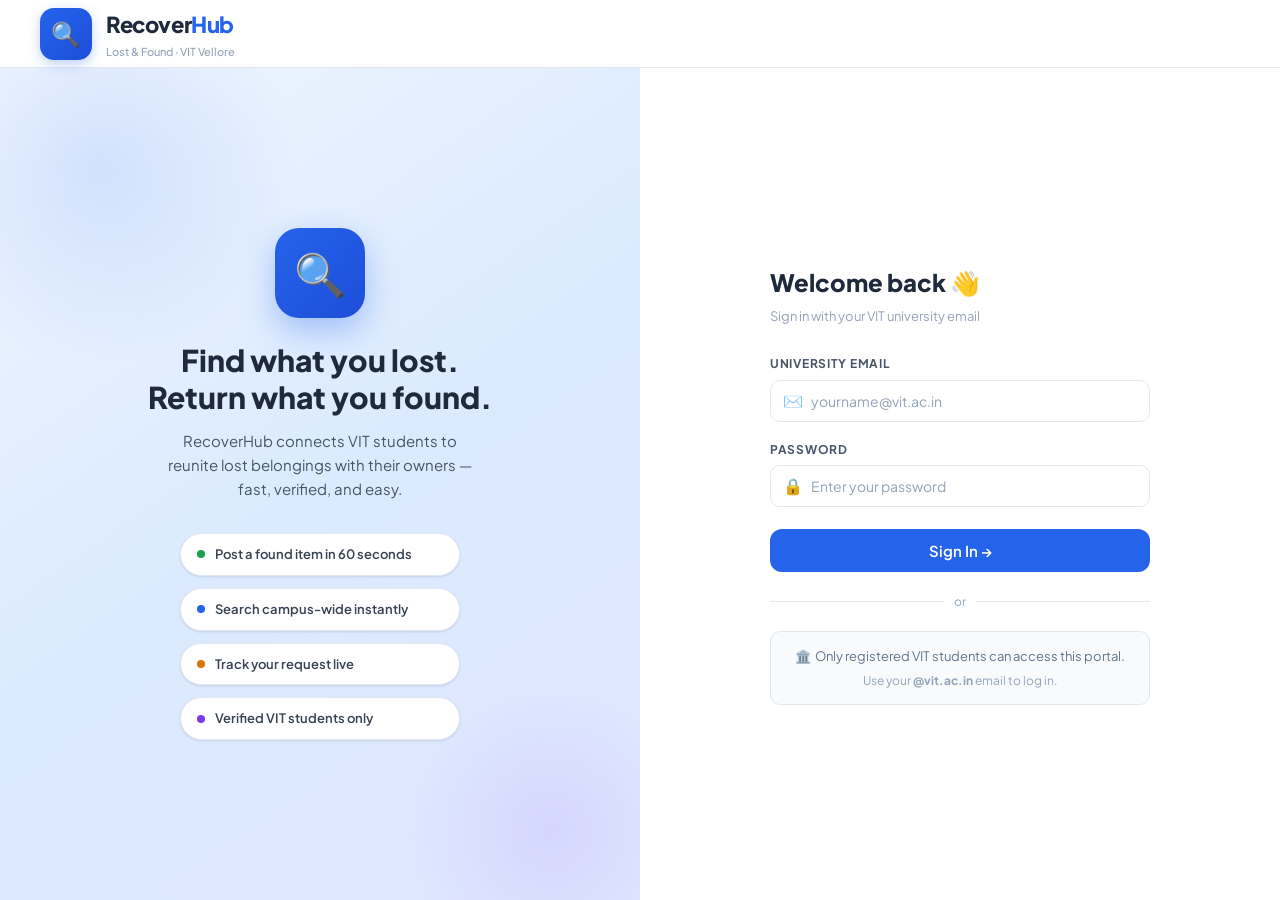
<file: index.html>
<!DOCTYPE html>
<html lang="en">
<head>
  <meta charset="UTF-8"/>
  <meta name="viewport" content="width=device-width, initial-scale=1.0"/>
  <title>RecoverHub – Login</title>
  <link rel="stylesheet" href="style.css"/>
</head>
<body>

<!-- NAVBAR -->
<nav class="navbar">
  <div class="logo">
    <div class="logo-icon">🔍</div>
    <div>
      <div class="logo-name">Recover<span>Hub</span></div>
      <div class="logo-sub">Lost &amp; Found · VIT Vellore</div>
    </div>
  </div>
</nav>

<!-- SPLIT LAYOUT -->
<div class="login-page">

  <!-- LEFT: branding panel -->
  <div class="login-left">
    <div class="login-hero">
      <div class="login-hero-icon">🔍</div>
      <h2>Find what you lost.<br/>Return what you found.</h2>
      <p>RecoverHub connects VIT students to reunite lost belongings with their owners — fast, verified, and easy.</p>
    </div>

    <div class="login-pills">
      <div class="pill">
        <div class="pill-dot" style="background:#16a34a;"></div>
        Post a found item in 60 seconds
      </div>
      <div class="pill">
        <div class="pill-dot" style="background:#2563eb;"></div>
        Search campus-wide instantly
      </div>
      <div class="pill">
        <div class="pill-dot" style="background:#d97706;"></div>
        Track your request live
      </div>
      <div class="pill">
        <div class="pill-dot" style="background:#7c3aed;"></div>
        Verified VIT students only
      </div>
    </div>
  </div>

  <!-- RIGHT: login form -->
  <div class="login-right">
    <div class="login-card">
      <h3>Welcome back 👋</h3>
      <p class="sub">Sign in with your VIT university email</p>

      <div class="form-group">
        <label>University Email</label>
        <div class="input-icon-wrap">
          <span class="input-icon">✉️</span>
          <input type="email" id="email" placeholder="yourname@vit.ac.in" autocomplete="email"/>
        </div>
      </div>

      <div class="form-group">
        <label>Password</label>
        <div class="input-icon-wrap">
          <span class="input-icon">🔒</span>
          <input type="password" id="password" placeholder="Enter your password"/>
        </div>
      </div>

      <button class="btn btn-blue btn-full btn-lg" onclick="handleLogin()" style="margin-top:4px;">
        Sign In →
      </button>

      <div class="divider">or</div>

      <div style="background:#f8fafc; border:1.5px solid #e2e8f0; border-radius:10px; padding:14px 16px; text-align:center; font-size:13px; color:#64748b;">
        🏛️ &nbsp;Only registered VIT students can access this portal.<br/>
        <span style="font-size:12px; color:#94a3b8; margin-top:4px; display:block;">Use your <strong>@vit.ac.in</strong> email to log in.</span>
      </div>
    </div>
  </div>

</div>

<div id="toast" class="toast"></div>
<script src="app.js"></script>
<script>
  if (getUser()) location.href = 'dashboard.html';

  function handleLogin() {
    const email = document.getElementById('email').value.trim();
    const pw    = document.getElementById('password').value;
    if (!email)         { toast('Please enter your email'); return; }
    if (!email.includes('@')) { toast('Enter a valid email address'); return; }
    if (!pw)            { toast('Please enter your password'); return; }
    doLogin(email, pw);
    toast('Login successful! ✅');
    setTimeout(() => location.href = 'dashboard.html', 700);
  }

  document.addEventListener('keydown', e => { if (e.key === 'Enter') handleLogin(); });
</script>
</body>
</html>
</file>
<file: style.css>
@import url('https://fonts.googleapis.com/css2?family=Plus+Jakarta+Sans:wght@400;500;600;700;800&family=Lora:ital@0;1&display=swap');

:root {
  --blue:      #2563eb;
  --blue-lt:   #eff6ff;
  --blue-mid:  #dbeafe;
  --green:     #16a34a;
  --green-lt:  #f0fdf4;
  --red:       #dc2626;
  --red-lt:    #fef2f2;
  --amber:     #d97706;
  --amber-lt:  #fffbeb;
  --gray-50:   #f8fafc;
  --gray-100:  #f1f5f9;
  --gray-200:  #e2e8f0;
  --gray-400:  #94a3b8;
  --gray-600:  #475569;
  --gray-800:  #1e293b;
  --shadow-sm: 0 1px 3px rgba(0,0,0,.08), 0 1px 2px rgba(0,0,0,.04);
  --shadow:    0 4px 16px rgba(0,0,0,.08), 0 1px 4px rgba(0,0,0,.04);
  --shadow-lg: 0 12px 40px rgba(0,0,0,.10);
  --radius:    10px;
  --radius-lg: 16px;
}

*, *::before, *::after { box-sizing: border-box; margin: 0; padding: 0; }
html { scroll-behavior: smooth; }

body {
  font-family: 'Plus Jakarta Sans', sans-serif;
  background: #fff;
  color: var(--gray-800);
  font-size: 15px;
  line-height: 1.6;
  min-height: 100vh;
}

a { color: inherit; text-decoration: none; }
img { max-width: 100%; }

/* ── NAVBAR ─────────────────────────────────────────────── */
.navbar {
  display: flex;
  align-items: center;
  justify-content: space-between;
  padding: 0 40px;
  height: 68px;
  background: #fff;
  border-bottom: 1.5px solid var(--gray-200);
  position: sticky;
  top: 0;
  z-index: 50;
}

.logo {
  display: flex;
  align-items: center;
  gap: 14px;
}

.logo-icon {
  width: 52px;
  height: 52px;
  background: linear-gradient(135deg, #2563eb 0%, #1d4ed8 100%);
  border-radius: 14px;
  display: flex;
  align-items: center;
  justify-content: center;
  font-size: 24px;
  flex-shrink: 0;
  box-shadow: 0 4px 12px rgba(37,99,235,.3);
}

.logo-name {
  font-size: 22px;
  font-weight: 800;
  color: var(--gray-800);
  letter-spacing: -.4px;
}

.logo-name span { color: var(--blue); }
.logo-sub {
  font-size: 11px;
  color: var(--gray-400);
  font-weight: 500;
  margin-top: 1px;
}

.nav-right {
  display: flex;
  align-items: center;
  gap: 12px;
}

.nav-user-chip {
  display: flex;
  align-items: center;
  gap: 8px;
  background: var(--gray-50);
  border: 1px solid var(--gray-200);
  border-radius: 100px;
  padding: 6px 14px 6px 8px;
}

.nav-avatar {
  width: 28px;
  height: 28px;
  border-radius: 50%;
  background: linear-gradient(135deg, #2563eb, #7c3aed);
  color: #fff;
  font-size: 12px;
  font-weight: 700;
  display: flex;
  align-items: center;
  justify-content: center;
}

.nav-email { font-size: 12px; color: var(--gray-600); max-width: 180px; overflow: hidden; text-overflow: ellipsis; white-space: nowrap; }

/* ── BUTTONS ─────────────────────────────────────────────── */
.btn {
  display: inline-flex;
  align-items: center;
  gap: 7px;
  padding: 9px 20px;
  border-radius: var(--radius);
  font-family: 'Plus Jakarta Sans', sans-serif;
  font-size: 14px;
  font-weight: 600;
  cursor: pointer;
  border: none;
  transition: all .18s ease;
  white-space: nowrap;
}

.btn-blue  { background: var(--blue); color: #fff; }
.btn-blue:hover  { background: #1d4ed8; transform: translateY(-1px); box-shadow: 0 4px 16px rgba(37,99,235,.3); }

.btn-green { background: var(--green); color: #fff; }
.btn-green:hover { background: #15803d; transform: translateY(-1px); box-shadow: 0 4px 16px rgba(22,163,74,.3); }

.btn-red   { background: var(--red); color: #fff; }
.btn-red:hover   { background: #b91c1c; transform: translateY(-1px); box-shadow: 0 4px 16px rgba(220,38,38,.3); }

.btn-ghost { background: #fff; color: var(--gray-600); border: 1.5px solid var(--gray-200); }
.btn-ghost:hover { background: var(--gray-50); border-color: var(--gray-400); color: var(--gray-800); }

.btn-ghost-red { background: #fff; color: var(--red); border: 1.5px solid #fca5a5; }
.btn-ghost-red:hover { background: var(--red-lt); }

.btn-lg { padding: 12px 28px; font-size: 15px; border-radius: 12px; }
.btn-sm { padding: 6px 14px; font-size: 13px; }
.btn-full { width: 100%; justify-content: center; }

/* ── PAGE 1: LOGIN ───────────────────────────────────────── */
.login-page {
  min-height: calc(100vh - 68px);
  display: grid;
  grid-template-columns: 1fr 1fr;
}

.login-left {
  background: linear-gradient(145deg, #eff6ff 0%, #dbeafe 50%, #e0e7ff 100%);
  display: flex;
  flex-direction: column;
  align-items: center;
  justify-content: center;
  padding: 60px 48px;
  gap: 32px;
  position: relative;
  overflow: hidden;
}

.login-left::before {
  content: '';
  position: absolute;
  width: 400px; height: 400px;
  background: radial-gradient(circle, rgba(37,99,235,.12) 0%, transparent 70%);
  top: -100px; left: -100px;
  border-radius: 50%;
}

.login-left::after {
  content: '';
  position: absolute;
  width: 300px; height: 300px;
  background: radial-gradient(circle, rgba(124,58,237,.1) 0%, transparent 70%);
  bottom: -80px; right: -60px;
  border-radius: 50%;
}

.login-hero { position: relative; z-index: 1; text-align: center; }
.login-hero-icon {
  width: 90px; height: 90px;
  background: linear-gradient(135deg, #2563eb, #1d4ed8);
  border-radius: 24px;
  display: flex;
  align-items: center;
  justify-content: center;
  font-size: 42px;
  margin: 0 auto 24px;
  box-shadow: 0 12px 32px rgba(37,99,235,.35);
}

.login-hero h2 {
  font-size: 30px;
  font-weight: 800;
  color: var(--gray-800);
  line-height: 1.25;
  margin-bottom: 12px;
}

.login-hero p { color: var(--gray-600); font-size: 15px; max-width: 320px; margin: 0 auto; }

.login-pills {
  display: flex;
  flex-direction: column;
  gap: 12px;
  position: relative;
  z-index: 1;
  width: 100%;
  max-width: 280px;
}

.pill {
  display: flex;
  align-items: center;
  gap: 10px;
  background: #fff;
  border: 1px solid var(--gray-200);
  border-radius: 100px;
  padding: 10px 16px;
  font-size: 13px;
  font-weight: 600;
  color: var(--gray-700, #374151);
  box-shadow: var(--shadow-sm);
}

.pill-dot { width: 8px; height: 8px; border-radius: 50%; flex-shrink: 0; }

.login-right {
  display: flex;
  align-items: center;
  justify-content: center;
  padding: 60px 48px;
}

.login-card {
  width: 100%;
  max-width: 380px;
}

.login-card h3 { font-size: 24px; font-weight: 800; margin-bottom: 4px; }
.login-card .sub { color: var(--gray-400); font-size: 13px; margin-bottom: 28px; }

/* ── FORM ELEMENTS ──────────────────────────────────────── */
.form-group { margin-bottom: 18px; }

.form-group label {
  display: block;
  font-size: 12px;
  font-weight: 700;
  text-transform: uppercase;
  letter-spacing: .06em;
  color: var(--gray-600);
  margin-bottom: 6px;
}

.form-group input,
.form-group select,
.form-group textarea {
  width: 100%;
  padding: 11px 14px;
  border: 1.5px solid var(--gray-200);
  border-radius: var(--radius);
  font-family: 'Plus Jakarta Sans', sans-serif;
  font-size: 14px;
  color: var(--gray-800);
  background: #fff;
  outline: none;
  transition: border-color .15s;
}

.form-group input:focus,
.form-group select:focus,
.form-group textarea:focus {
  border-color: var(--blue);
  box-shadow: 0 0 0 3px rgba(37,99,235,.1);
}

.form-group input::placeholder { color: var(--gray-400); }
.form-group textarea { resize: vertical; min-height: 90px; }

.form-row { display: grid; grid-template-columns: 1fr 1fr; gap: 14px; }

.input-icon-wrap { position: relative; }
.input-icon {
  position: absolute;
  left: 13px; top: 50%;
  transform: translateY(-50%);
  font-size: 16px;
  pointer-events: none;
  color: var(--gray-400);
}
.input-icon-wrap input { padding-left: 40px; }

.divider {
  display: flex;
  align-items: center;
  gap: 10px;
  color: var(--gray-400);
  font-size: 12px;
  margin: 20px 0;
}
.divider::before, .divider::after {
  content: '';
  flex: 1;
  height: 1px;
  background: var(--gray-200);
}

/* ── PAGE WRAPPER ───────────────────────────────────────── */
.page { max-width: 960px; margin: 0 auto; padding: 36px 24px 60px; }
.page-header { margin-bottom: 28px; }
.page-header h1 { font-size: 24px; font-weight: 800; letter-spacing: -.3px; }
.page-header p { color: var(--gray-400); font-size: 13px; margin-top: 3px; }

/* ── STATS ──────────────────────────────────────────────── */
.stats-grid {
  display: grid;
  grid-template-columns: repeat(4, 1fr);
  gap: 16px;
  margin-bottom: 32px;
}

.stat-card {
  background: #fff;
  border: 1.5px solid var(--gray-200);
  border-radius: var(--radius-lg);
  padding: 22px 20px;
  display: flex;
  align-items: center;
  gap: 16px;
  box-shadow: var(--shadow-sm);
  transition: box-shadow .2s, transform .2s;
}

.stat-card:hover { box-shadow: var(--shadow); transform: translateY(-2px); }

.stat-icon {
  width: 48px; height: 48px;
  border-radius: 12px;
  display: flex;
  align-items: center;
  justify-content: center;
  font-size: 22px;
  flex-shrink: 0;
}

.stat-icon.blue   { background: var(--blue-lt); }
.stat-icon.green  { background: var(--green-lt); }
.stat-icon.red    { background: var(--red-lt); }
.stat-icon.amber  { background: var(--amber-lt); }

.stat-info .num {
  font-size: 28px;
  font-weight: 800;
  line-height: 1;
  letter-spacing: -.5px;
}

.stat-info .num.blue  { color: var(--blue); }
.stat-info .num.green { color: var(--green); }
.stat-info .num.red   { color: var(--red); }
.stat-info .num.amber { color: var(--amber); }

.stat-info .lbl { font-size: 12px; color: var(--gray-400); font-weight: 500; margin-top: 3px; }

/* ── ACTION CARDS ───────────────────────────────────────── */
.action-cards {
  display: grid;
  grid-template-columns: 1fr 1fr 1fr;
  gap: 16px;
  margin-bottom: 36px;
}

.action-card {
  border: 1.5px solid var(--gray-200);
  border-radius: var(--radius-lg);
  padding: 24px 22px;
  cursor: pointer;
  transition: all .2s;
  background: #fff;
  display: flex;
  flex-direction: column;
  gap: 10px;
  box-shadow: var(--shadow-sm);
}

.action-card:hover {
  box-shadow: var(--shadow);
  transform: translateY(-3px);
}

.action-card.green-card {
  background: linear-gradient(135deg, #dcfce7 0%, #bbf7d0 100%);
  border-color: #86efac;
}
.action-card.green-card:hover {
  border-color: var(--green);
  background: linear-gradient(135deg, #bbf7d0 0%, #86efac 100%);
}
.action-card.red-card {
  background: linear-gradient(135deg, #fff7ed 0%, #fed7aa 100%);
  border-color: #fdba74;
}
.action-card.red-card:hover {
  border-color: #f97316;
  background: linear-gradient(135deg, #fed7aa 0%, #fdba74 100%);
}
.action-card.blue-card {
  background: linear-gradient(135deg, #dbeafe 0%, #bfdbfe 100%);
  border-color: #93c5fd;
}
.action-card.blue-card:hover {
  border-color: var(--blue);
  background: linear-gradient(135deg, #bfdbfe 0%, #93c5fd 100%);
}

.action-card-icon { font-size: 28px; }
.action-card h3 { font-size: 15px; font-weight: 700; }
.action-card p  { font-size: 12px; color: var(--gray-400); line-height: 1.5; }

/* ── SECTION HEADING ────────────────────────────────────── */
.section-head {
  display: flex;
  align-items: center;
  gap: 10px;
  margin-bottom: 14px;
}

.section-head h2 {
  font-size: 16px;
  font-weight: 700;
}

.section-head .count-chip {
  background: var(--blue-mid);
  color: var(--blue);
  font-size: 11px;
  font-weight: 700;
  padding: 2px 8px;
  border-radius: 100px;
}

/* ── TABLE ──────────────────────────────────────────────── */
.table-wrap {
  border: 1.5px solid var(--gray-200);
  border-radius: var(--radius-lg);
  overflow: hidden;
  box-shadow: var(--shadow-sm);
}

.data-table { width: 100%; border-collapse: collapse; font-size: 13px; }

.data-table thead th {
  background: var(--gray-50);
  padding: 11px 16px;
  text-align: left;
  font-size: 11px;
  font-weight: 700;
  text-transform: uppercase;
  letter-spacing: .06em;
  color: var(--gray-400);
  border-bottom: 1.5px solid var(--gray-200);
}

.data-table tbody td {
  padding: 12px 16px;
  border-bottom: 1px solid var(--gray-100);
  color: var(--gray-600);
  vertical-align: middle;
}

.data-table tbody tr:last-child td { border-bottom: none; }
.data-table tbody tr:hover td { background: var(--gray-50); }

.item-name { font-weight: 600; color: var(--gray-800); }

/* ── BADGE ──────────────────────────────────────────────── */
.badge {
  display: inline-flex;
  align-items: center;
  gap: 4px;
  padding: 3px 10px;
  border-radius: 100px;
  font-size: 11px;
  font-weight: 700;
  white-space: nowrap;
}

.badge-found   { background: var(--green-lt); color: var(--green); }
.badge-lost    { background: var(--red-lt);   color: var(--red); }
.badge-pending { background: var(--amber-lt); color: var(--amber); }
.badge-review  { background: var(--blue-lt);  color: var(--blue); }
.badge-resolved{ background: #f0fdf4; color: #15803d; border: 1px solid #86efac; }

/* ── FORM PAGE ──────────────────────────────────────────── */
.form-page-wrap {
  max-width: 640px;
  margin: 0 auto;
}

.form-banner {
  border-radius: var(--radius-lg);
  padding: 20px 24px;
  margin-bottom: 28px;
  display: flex;
  align-items: center;
  gap: 14px;
}

.form-banner.green { background: var(--green-lt); border: 1.5px solid #86efac; }
.form-banner.red   { background: var(--red-lt);   border: 1.5px solid #fca5a5; }

.form-banner-icon { font-size: 32px; }
.form-banner h2   { font-size: 17px; font-weight: 800; }
.form-banner p    { font-size: 12px; color: var(--gray-600); margin-top: 2px; }

.form-section-label {
  font-size: 11px;
  font-weight: 700;
  text-transform: uppercase;
  letter-spacing: .08em;
  color: var(--blue);
  margin: 24px 0 12px;
  padding-bottom: 8px;
  border-bottom: 2px solid var(--blue-mid);
}

/* Upload */
.upload-area {
  border: 2px dashed var(--gray-200);
  border-radius: var(--radius-lg);
  padding: 28px;
  text-align: center;
  background: var(--gray-50);
  cursor: pointer;
  position: relative;
  transition: all .2s;
}

.upload-area:hover { border-color: var(--blue); background: var(--blue-lt); }

.upload-area input[type="file"] {
  position: absolute;
  inset: 0;
  opacity: 0;
  cursor: pointer;
  width: 100%; height: 100%;
}

.upload-area .upload-icon { font-size: 32px; margin-bottom: 6px; }
.upload-area p { font-size: 13px; color: var(--gray-400); }
.upload-area span { color: var(--blue); font-weight: 600; }

.photo-preview-wrap { margin-top: 10px; }
.photo-preview-wrap img {
  max-height: 140px;
  border-radius: var(--radius);
  border: 1.5px solid var(--gray-200);
}

.form-actions {
  display: flex;
  gap: 12px;
  margin-top: 28px;
}

/* ── TRACK PAGE ─────────────────────────────────────────── */
.progress-row {
  display: flex;
  align-items: center;
  gap: 4px;
}

.prog-step {
  font-size: 10px;
  font-weight: 600;
  padding: 3px 8px;
  border-radius: 100px;
  white-space: nowrap;
  background: var(--gray-100);
  color: var(--gray-400);
}

.prog-step.done   { background: var(--green-lt); color: var(--green); }
.prog-step.active { background: var(--blue); color: #fff; }
.prog-arrow { font-size: 10px; color: var(--gray-300); }

/* ── MODAL ──────────────────────────────────────────────── */
.overlay {
  display: none;
  position: fixed;
  inset: 0;
  background: rgba(15,23,42,.4);
  backdrop-filter: blur(3px);
  z-index: 200;
  align-items: center;
  justify-content: center;
  padding: 16px;
}

.overlay.open { display: flex; }

.modal {
  background: #fff;
  border-radius: var(--radius-lg);
  padding: 28px;
  max-width: 500px;
  width: 100%;
  box-shadow: var(--shadow-lg);
  max-height: 90vh;
  overflow-y: auto;
  animation: popIn .2s ease;
}

@keyframes popIn {
  from { opacity: 0; transform: scale(.96) translateY(8px); }
  to   { opacity: 1; transform: scale(1) translateY(0); }
}

.modal-header {
  display: flex;
  align-items: flex-start;
  justify-content: space-between;
  margin-bottom: 18px;
  gap: 10px;
}

.modal-header h3 { font-size: 17px; font-weight: 800; }

.close-btn {
  background: var(--gray-100);
  border: none;
  border-radius: 50%;
  width: 30px; height: 30px;
  font-size: 16px;
  cursor: pointer;
  display: flex;
  align-items: center;
  justify-content: center;
  flex-shrink: 0;
  color: var(--gray-600);
}
.close-btn:hover { background: var(--gray-200); }

.detail-grid {
  display: grid;
  grid-template-columns: 1fr 1fr;
  gap: 10px;
  margin-bottom: 16px;
}

.detail-item {
  background: var(--gray-50);
  border-radius: var(--radius);
  padding: 10px 12px;
  border: 1px solid var(--gray-200);
}

.detail-item .lbl { font-size: 10px; font-weight: 700; text-transform: uppercase; letter-spacing: .06em; color: var(--gray-400); margin-bottom: 3px; }
.detail-item .val { font-size: 13px; font-weight: 600; color: var(--gray-800); }

.detail-desc {
  background: var(--gray-50);
  border-radius: var(--radius);
  padding: 12px;
  border: 1px solid var(--gray-200);
  margin-bottom: 16px;
}

.detail-desc .lbl { font-size: 10px; font-weight: 700; text-transform: uppercase; letter-spacing: .06em; color: var(--gray-400); margin-bottom: 4px; }
.detail-desc .val { font-size: 13px; color: var(--gray-600); line-height: 1.6; }

.modal-actions { display: flex; gap: 10px; flex-wrap: wrap; margin-top: 20px; }

/* ── TOAST ──────────────────────────────────────────────── */
.toast {
  position: fixed;
  bottom: 28px;
  right: 28px;
  background: var(--gray-800);
  color: #fff;
  padding: 12px 20px;
  border-radius: 10px;
  font-size: 13px;
  font-weight: 600;
  box-shadow: var(--shadow-lg);
  display: none;
  z-index: 9999;
  animation: slideUp .25s ease;
}
.toast.show { display: block; }
@keyframes slideUp {
  from { opacity: 0; transform: translateY(12px); }
  to   { opacity: 1; transform: translateY(0); }
}

/* ── EMPTY STATE ────────────────────────────────────────── */
.empty {
  text-align: center;
  padding: 56px 20px;
  color: var(--gray-400);
}
.empty .empty-icon { font-size: 44px; margin-bottom: 12px; }
.empty h3 { font-size: 15px; font-weight: 700; color: var(--gray-600); margin-bottom: 4px; }
.empty p  { font-size: 13px; }


/* ── TRACKING TIMELINE ──────────────────────────────────── */
.tracking-timeline {
  margin: 16px 0 18px;
  padding: 16px 18px;
  background: linear-gradient(135deg, #eff6ff 0%, #f5f3ff 100%);
  border: 1.5px solid #bfdbfe;
  border-radius: var(--radius-lg);
}
.tracking-timeline-label {
  font-size: 10px;
  font-weight: 700;
  text-transform: uppercase;
  letter-spacing: .08em;
  color: #7c3aed;
  margin-bottom: 16px;
  display: flex;
  align-items: center;
  gap: 5px;
}
.timeline-steps { display: flex; flex-direction: column; }
.timeline-step {
  display: flex;
  align-items: flex-start;
  gap: 14px;
  position: relative;
  padding-bottom: 18px;
}
.timeline-step:last-child { padding-bottom: 0; }
.timeline-step:not(:last-child)::after {
  content: '';
  position: absolute;
  left: 14px; top: 30px; bottom: 0;
  width: 2px;
  background: #e2e8f0;
}
.timeline-step.step-done:not(:last-child)::after {
  background: linear-gradient(180deg, #16a34a 0%, #86efac 100%);
}
.timeline-step.step-active:not(:last-child)::after {
  background: linear-gradient(180deg, #2563eb 0%, #bfdbfe 100%);
}
.timeline-dot {
  width: 30px; height: 30px;
  border-radius: 50%;
  display: flex; align-items: center; justify-content: center;
  font-size: 13px; flex-shrink: 0; z-index: 1;
  border: 2px solid #e2e8f0; background: #fff;
}
.timeline-step.step-done .timeline-dot {
  background: #16a34a; border-color: #16a34a; color: #fff;
}
.timeline-step.step-active .timeline-dot {
  background: #2563eb; border-color: #2563eb; color: #fff;
  box-shadow: 0 0 0 4px rgba(37,99,235,.15);
  animation: tlpulse 1.8s ease-in-out infinite;
}
.timeline-step.step-pending .timeline-dot {
  background: #f1f5f9; border-color: #e2e8f0; color: #94a3b8;
}
@keyframes tlpulse {
  0%,100% { box-shadow: 0 0 0 4px rgba(37,99,235,.15); }
  50%      { box-shadow: 0 0 0 8px rgba(37,99,235,.06); }
}
.timeline-content { flex: 1; padding-top: 3px; }
.timeline-content .t-title { font-size: 13px; font-weight: 700; color: #1e293b; }
.timeline-step.step-pending .timeline-content .t-title { color: #94a3b8; }
.timeline-content .t-desc { font-size: 12px; color: #475569; margin-top: 2px; line-height: 1.5; }
.timeline-step.step-pending .timeline-content .t-desc { color: #cbd5e1; }
.timeline-content .t-time { font-size: 11px; color: #94a3b8; margin-top: 3px; font-weight: 500; }
.match-alert {
  margin-top: 10px; padding: 10px 13px;
  background: linear-gradient(135deg, #fffbeb, #fef9c3);
  border: 1.5px solid #fcd34d;
  border-radius: 8px;
  font-size: 12px; color: #92400e; font-weight: 600;
  display: flex; gap: 8px; align-items: flex-start;
}

/* ── RESPONSIVE ─────────────────────────────────────────── */
@media (max-width: 768px) {
  .navbar { padding: 0 16px; }
  .login-page { grid-template-columns: 1fr; }
  .login-left { display: none; }
  .login-right { padding: 32px 20px; }
  .stats-grid { grid-template-columns: 1fr 1fr; }
  .action-cards { grid-template-columns: 1fr; }
  .page { padding: 24px 16px 48px; }
  .form-row { grid-template-columns: 1fr; }
}

@media (max-width: 480px) {
  .stats-grid { grid-template-columns: 1fr 1fr; gap: 10px; }
}
</file>
